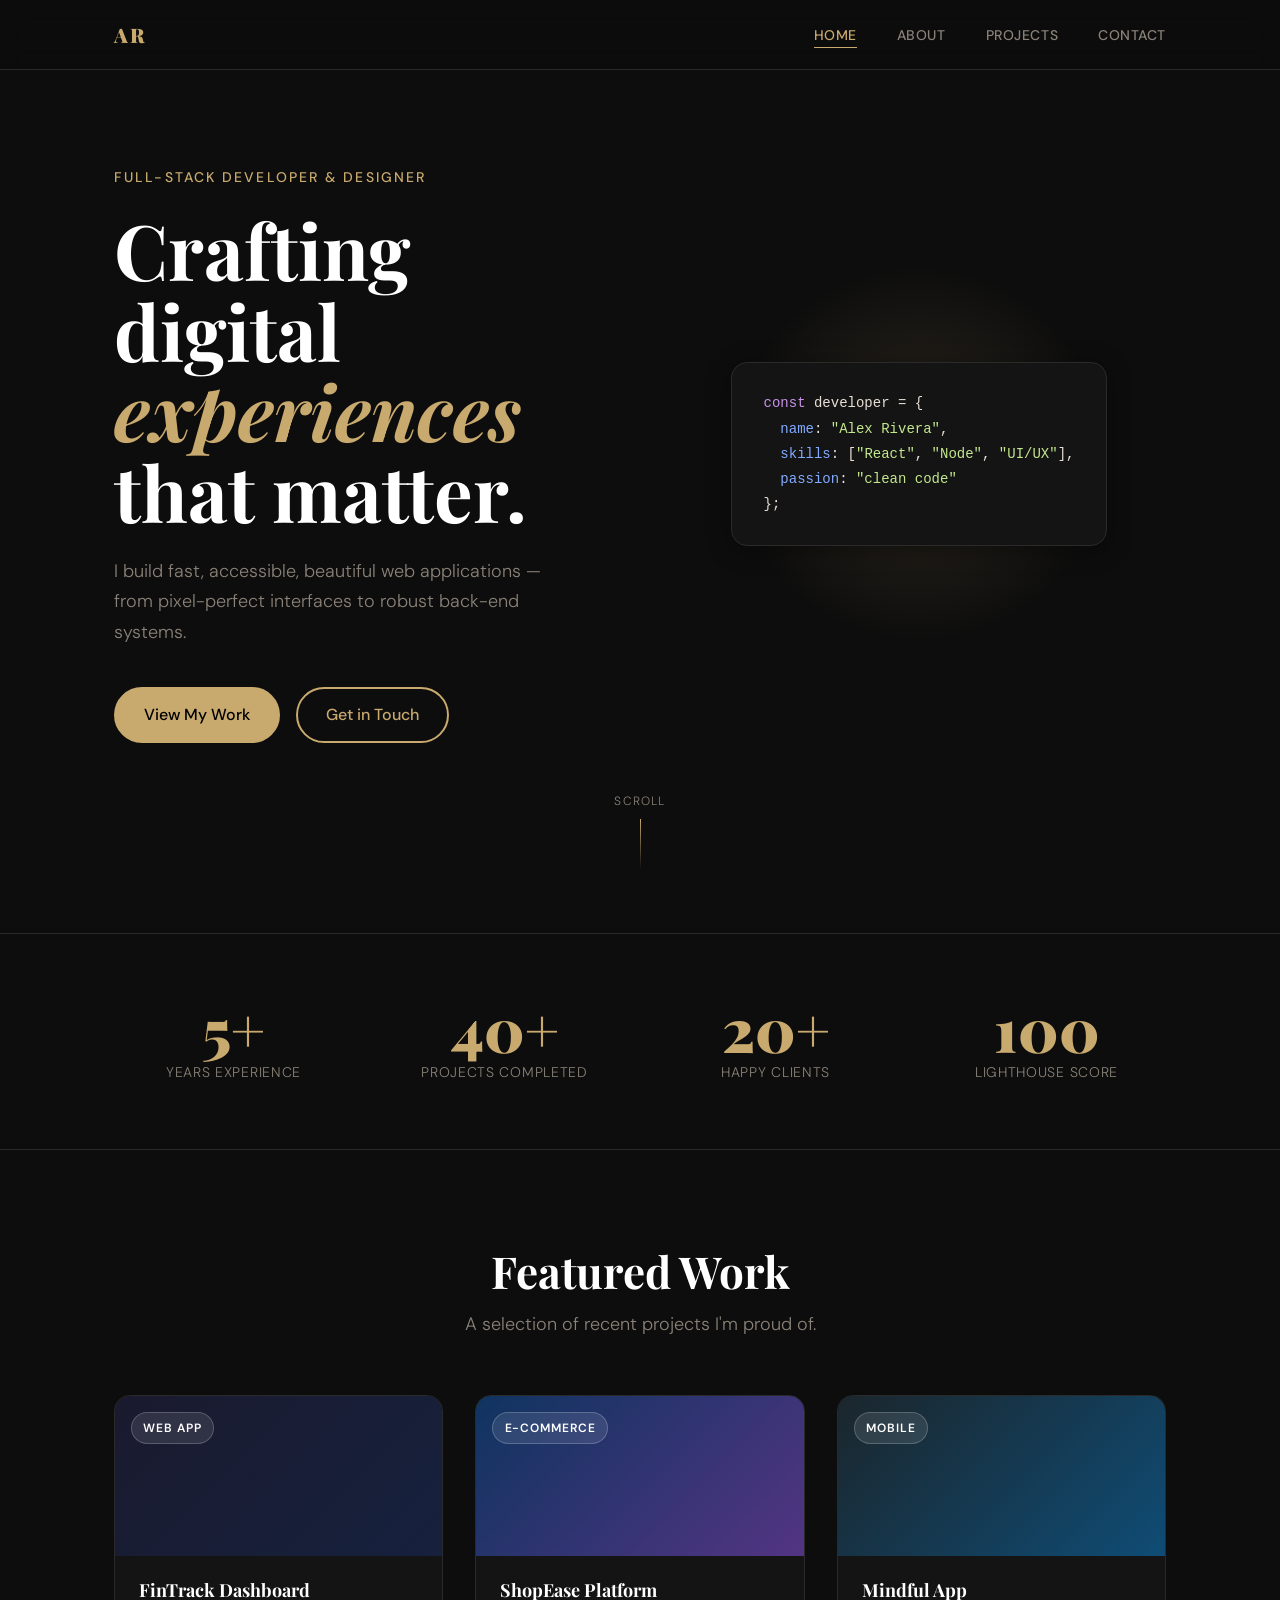
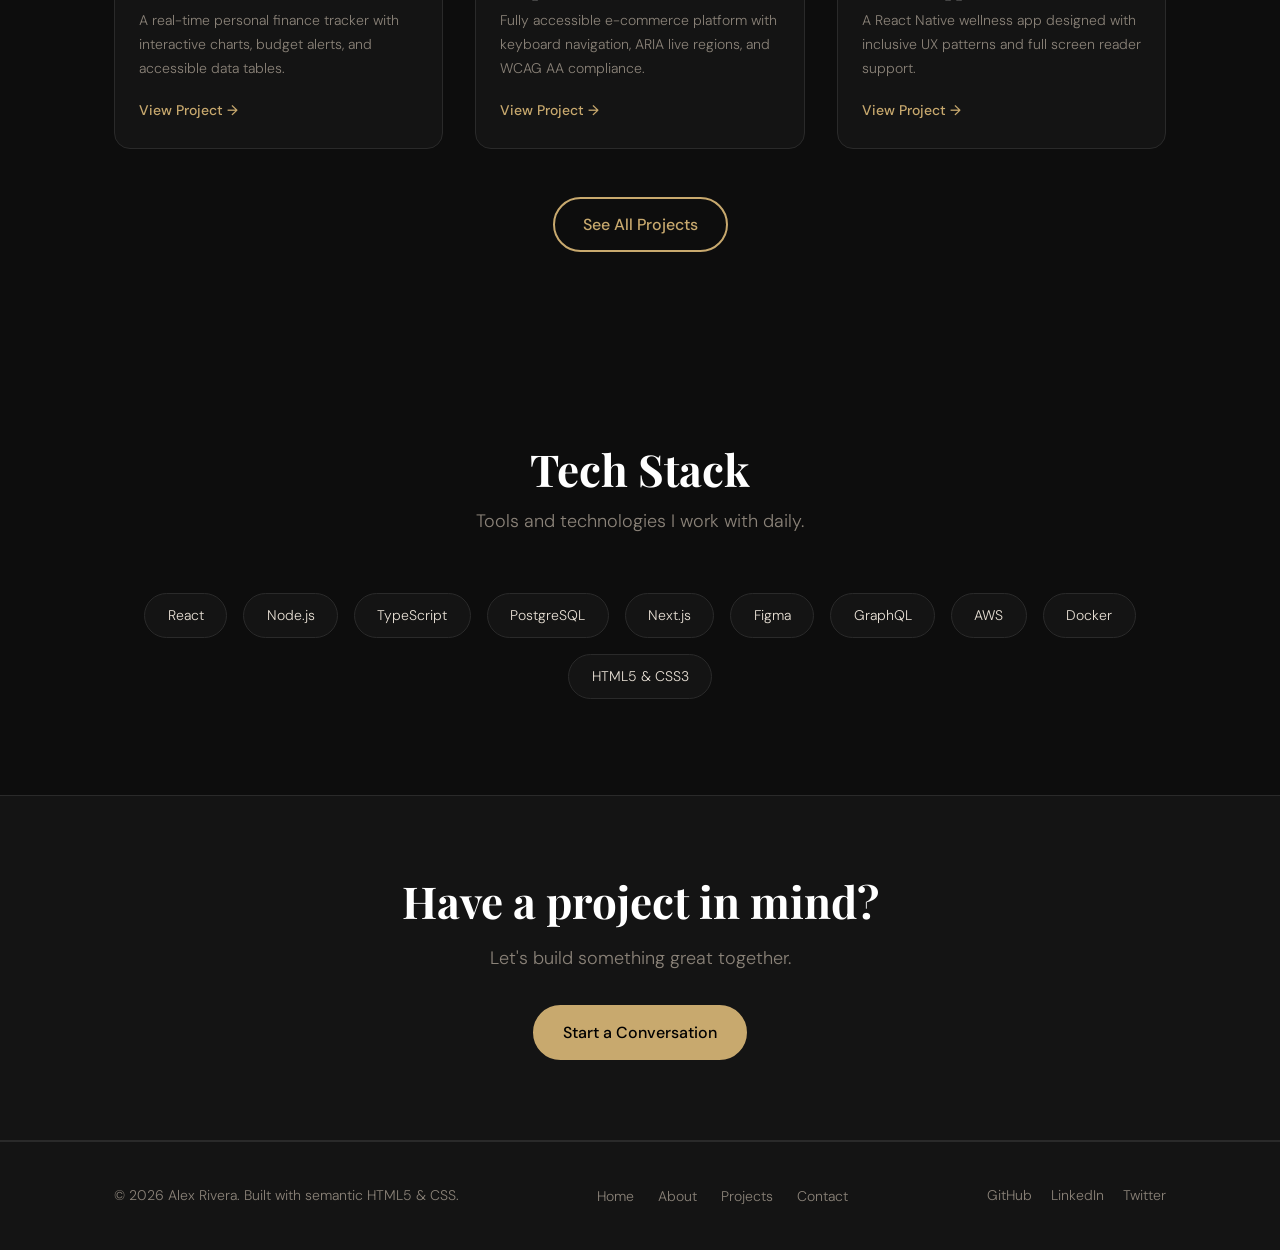
<file: index.html>
<!DOCTYPE html>
<html lang="en">
<head>
  <meta charset="UTF-8" />
  <meta name="viewport" content="width=device-width, initial-scale=1.0" />
  <meta name="description" content="Alex Rivera – Full-Stack Developer & UI/UX Designer crafting elegant digital experiences. View my portfolio, projects, and get in touch." />
  <meta name="keywords" content="full-stack developer, UI UX designer, web developer, portfolio, JavaScript, React, Node.js" />
  <meta name="author" content="Alex Rivera" />
  <meta name="robots" content="index, follow" />

  <!-- Open Graph -->
  <meta property="og:type" content="website" />
  <meta property="og:title" content="Alex Rivera | Full-Stack Developer & Designer" />
  <meta property="og:description" content="Crafting elegant digital experiences with clean code and thoughtful design." />
  <meta property="og:url" content="https://alexrivera.dev" />
  <meta property="og:image" content="https://alexrivera.dev/assets/og-image.jpg" />

  <!-- Twitter Card -->
  <meta name="twitter:card" content="summary_large_image" />
  <meta name="twitter:title" content="Alex Rivera | Full-Stack Developer & Designer" />
  <meta name="twitter:description" content="Crafting elegant digital experiences with clean code and thoughtful design." />

  <title>Alex Rivera | Full-Stack Developer & Designer</title>
  <link rel="canonical" href="https://alexrivera.dev/" />
  <link rel="preconnect" href="https://fonts.googleapis.com" />
  <link rel="preconnect" href="https://fonts.gstatic.com" crossorigin />
  <link href="https://fonts.googleapis.com/css2?family=Playfair+Display:wght@400;700;900&family=DM+Sans:wght@300;400;500&display=swap" rel="stylesheet" />
  <link rel="stylesheet" href="css/style.css" />
</head>
<body>

  <!-- Skip to main content link for keyboard/screen reader users -->
  <a href="#main-content" class="skip-link">Skip to main content</a>

  <!-- ========== HEADER / NAV ========== -->
  <header class="site-header" role="banner">
    <div class="container header-inner">
      <a href="index.html" class="logo" aria-label="Alex Rivera – Home">
        <span aria-hidden="true">AR</span>
      </a>

      <nav class="primary-nav" role="navigation" aria-label="Primary navigation">
        <ul role="list">
          <li><a href="index.html" aria-current="page">Home</a></li>
          <li><a href="pages/about.html">About</a></li>
          <li><a href="pages/projects.html">Projects</a></li>
          <li><a href="pages/contact.html">Contact</a></li>
        </ul>
      </nav>

      <button class="nav-toggle" aria-controls="mobile-menu" aria-expanded="false" aria-label="Open navigation menu">
        <span class="bar" aria-hidden="true"></span>
        <span class="bar" aria-hidden="true"></span>
        <span class="bar" aria-hidden="true"></span>
      </button>
    </div>

    <!-- Mobile menu -->
    <nav id="mobile-menu" class="mobile-nav" aria-label="Mobile navigation" aria-hidden="true">
      <ul role="list">
        <li><a href="index.html" aria-current="page">Home</a></li>
        <li><a href="pages/about.html">About</a></li>
        <li><a href="pages/projects.html">Projects</a></li>
        <li><a href="pages/contact.html">Contact</a></li>
      </ul>
    </nav>
  </header>

  <!-- ========== MAIN CONTENT ========== -->
  <main id="main-content" tabindex="-1">

    <!-- Hero Section -->
    <section class="hero" aria-labelledby="hero-heading">
      <div class="container hero-inner">
        <div class="hero-text">
          <p class="hero-eyebrow" aria-label="Role">Full-Stack Developer & Designer</p>
          <h1 id="hero-heading">
            Crafting digital<br />
            <em>experiences</em><br />
            that matter.
          </h1>
          <p class="hero-desc">
            I build fast, accessible, beautiful web applications — from pixel-perfect interfaces to robust back-end systems.
          </p>
          <div class="hero-actions">
            <a href="pages/projects.html" class="btn btn-primary">View My Work</a>
            <a href="pages/contact.html" class="btn btn-outline">Get in Touch</a>
          </div>
        </div>
        <div class="hero-visual" aria-hidden="true">
          <div class="blob"></div>
          <div class="code-card">
            <pre><code><span class="c-keyword">const</span> developer = {
  <span class="c-key">name</span>: <span class="c-str">"Alex Rivera"</span>,
  <span class="c-key">skills</span>: [<span class="c-str">"React"</span>, <span class="c-str">"Node"</span>, <span class="c-str">"UI/UX"</span>],
  <span class="c-key">passion</span>: <span class="c-str">"clean code"</span>
};</code></pre>
          </div>
        </div>
      </div>
      <div class="scroll-hint" aria-hidden="true">
        <span>scroll</span>
        <div class="scroll-line"></div>
      </div>
    </section>

    <!-- Stats Section -->
    <section class="stats-section" aria-label="Career highlights">
      <div class="container">
        <ul class="stats-list" role="list">
          <li class="stat-item">
            <strong class="stat-number" aria-label="5 years of experience">5+</strong>
            <span class="stat-label">Years Experience</span>
          </li>
          <li class="stat-item">
            <strong class="stat-number" aria-label="40 projects completed">40+</strong>
            <span class="stat-label">Projects Completed</span>
          </li>
          <li class="stat-item">
            <strong class="stat-number" aria-label="20 happy clients">20+</strong>
            <span class="stat-label">Happy Clients</span>
          </li>
          <li class="stat-item">
            <strong class="stat-number" aria-label="100 Lighthouse score">100</strong>
            <span class="stat-label">Lighthouse Score</span>
          </li>
        </ul>
      </div>
    </section>

    <!-- Featured Projects -->
    <section class="featured-projects" aria-labelledby="projects-heading">
      <div class="container">
        <header class="section-header">
          <h2 id="projects-heading">Featured Work</h2>
          <p>A selection of recent projects I'm proud of.</p>
        </header>

        <div class="projects-grid" role="list">

          <article class="project-card" role="listitem">
            <div class="project-img" aria-hidden="true" style="background: linear-gradient(135deg,#1a1a2e,#16213e);">
              <span class="project-tag">Web App</span>
            </div>
            <div class="project-info">
              <h3>FinTrack Dashboard</h3>
              <p>A real-time personal finance tracker with interactive charts, budget alerts, and accessible data tables.</p>
              <a href="pages/projects.html" class="project-link" aria-label="View FinTrack Dashboard project details">View Project →</a>
            </div>
          </article>

          <article class="project-card" role="listitem">
            <div class="project-img" aria-hidden="true" style="background: linear-gradient(135deg,#0f3460,#533483);">
              <span class="project-tag">E-Commerce</span>
            </div>
            <div class="project-info">
              <h3>ShopEase Platform</h3>
              <p>Fully accessible e-commerce platform with keyboard navigation, ARIA live regions, and WCAG AA compliance.</p>
              <a href="pages/projects.html" class="project-link" aria-label="View ShopEase Platform project details">View Project →</a>
            </div>
          </article>

          <article class="project-card" role="listitem">
            <div class="project-img" aria-hidden="true" style="background: linear-gradient(135deg,#1b262c,#0f4c75);">
              <span class="project-tag">Mobile</span>
            </div>
            <div class="project-info">
              <h3>Mindful App</h3>
              <p>A React Native wellness app designed with inclusive UX patterns and full screen reader support.</p>
              <a href="pages/projects.html" class="project-link" aria-label="View Mindful App project details">View Project →</a>
            </div>
          </article>

        </div>

        <div class="section-cta">
          <a href="pages/projects.html" class="btn btn-outline">See All Projects</a>
        </div>
      </div>
    </section>

    <!-- Skills Snapshot -->
    <section class="skills-section" aria-labelledby="skills-heading">
      <div class="container">
        <header class="section-header">
          <h2 id="skills-heading">Tech Stack</h2>
          <p>Tools and technologies I work with daily.</p>
        </header>
        <ul class="skills-grid" role="list" aria-label="Technology skills">
          <li class="skill-chip">React</li>
          <li class="skill-chip">Node.js</li>
          <li class="skill-chip">TypeScript</li>
          <li class="skill-chip">PostgreSQL</li>
          <li class="skill-chip">Next.js</li>
          <li class="skill-chip">Figma</li>
          <li class="skill-chip">GraphQL</li>
          <li class="skill-chip">AWS</li>
          <li class="skill-chip">Docker</li>
          <li class="skill-chip">HTML5 & CSS3</li>
        </ul>
      </div>
    </section>

    <!-- CTA Banner -->
    <section class="cta-banner" aria-labelledby="cta-heading">
      <div class="container cta-inner">
        <h2 id="cta-heading">Have a project in mind?</h2>
        <p>Let's build something great together.</p>
        <a href="pages/contact.html" class="btn btn-primary">Start a Conversation</a>
      </div>
    </section>

  </main>

  <!-- ========== FOOTER ========== -->
  <footer class="site-footer" role="contentinfo">
    <div class="container footer-inner">
      <p>&copy; <time datetime="2026">2026</time> Alex Rivera. Built with semantic HTML5 &amp; CSS.</p>
      <nav aria-label="Footer navigation">
        <ul role="list">
          <li><a href="index.html">Home</a></li>
          <li><a href="pages/about.html">About</a></li>
          <li><a href="pages/projects.html">Projects</a></li>
          <li><a href="pages/contact.html">Contact</a></li>
        </ul>
      </nav>
      <div class="social-links" aria-label="Social media links">
        <a href="https://github.com" target="_blank" rel="noopener noreferrer" aria-label="GitHub profile (opens in new tab)">GitHub</a>
        <a href="https://linkedin.com" target="_blank" rel="noopener noreferrer" aria-label="LinkedIn profile (opens in new tab)">LinkedIn</a>
        <a href="https://twitter.com" target="_blank" rel="noopener noreferrer" aria-label="Twitter profile (opens in new tab)">Twitter</a>
      </div>
    </div>
  </footer>

  <script src="js/main.js"></script>
</body>
</html>
</file>
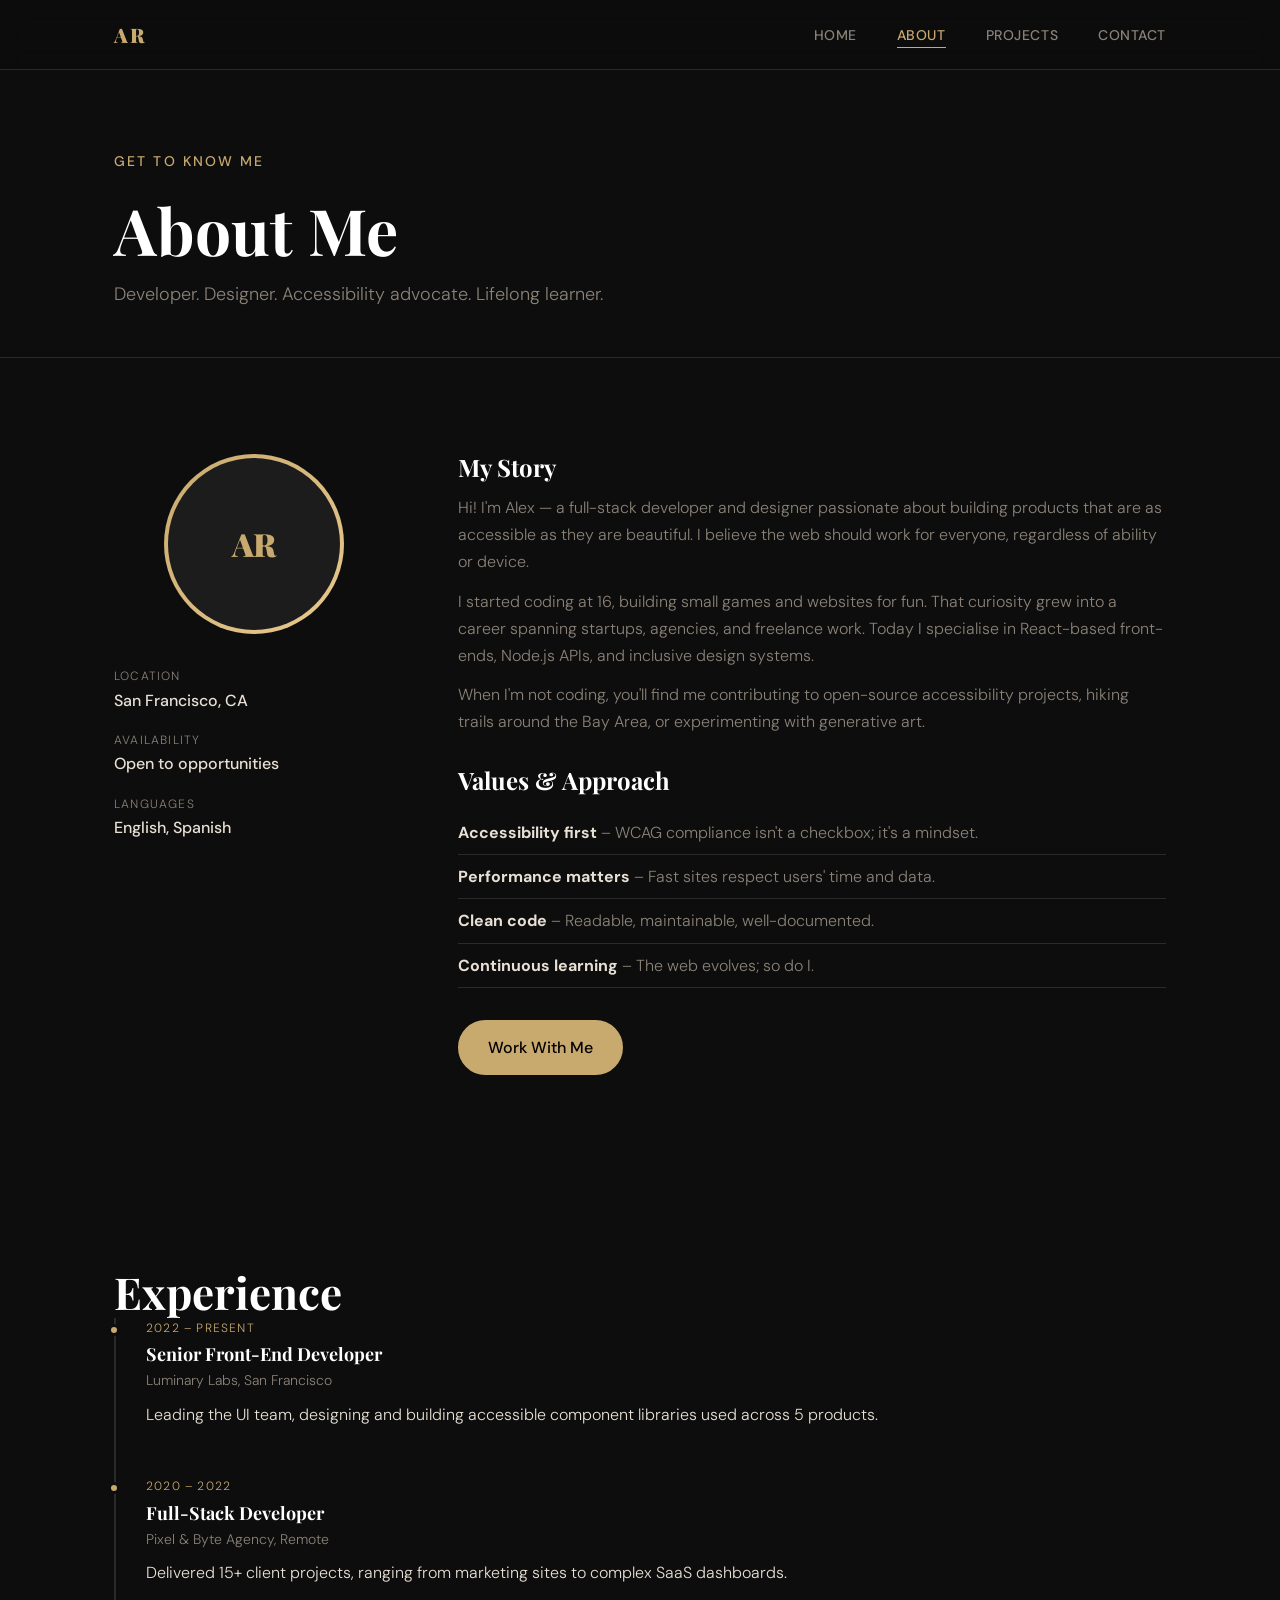
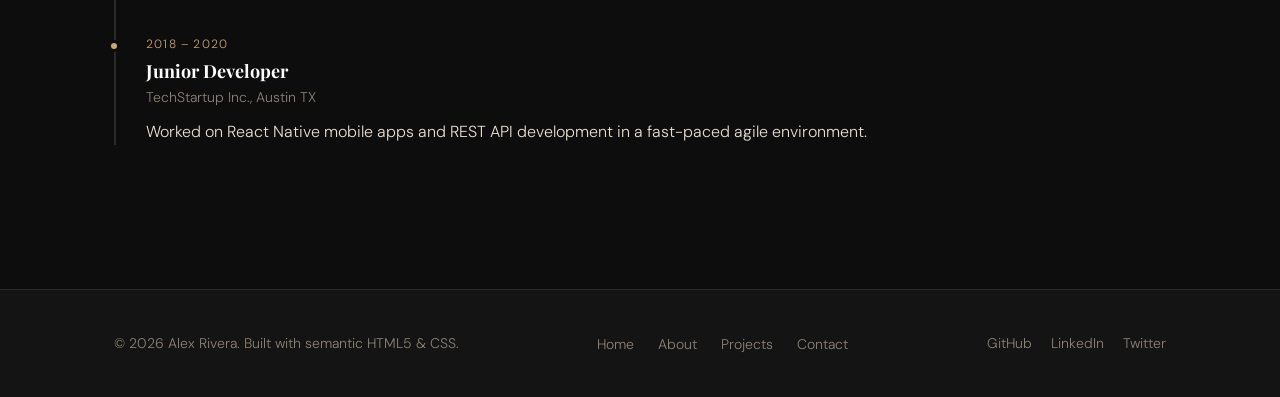
<file: pages/about.html>
<!DOCTYPE html>
<html lang="en">
<head>
  <meta charset="UTF-8" />
  <meta name="viewport" content="width=device-width, initial-scale=1.0" />
  <meta name="description" content="Learn about Alex Rivera – a Full-Stack Developer & UI/UX Designer with 5+ years of experience building accessible, high-performance web applications." />
  <meta name="keywords" content="Alex Rivera, about, full-stack developer, designer, web developer" />
  <meta name="author" content="Alex Rivera" />
  <meta name="robots" content="index, follow" />

  <meta property="og:type" content="profile" />
  <meta property="og:title" content="About Alex Rivera | Full-Stack Developer & Designer" />
  <meta property="og:description" content="Learn about Alex Rivera – developer, designer, and accessibility advocate." />
  <meta property="og:url" content="https://alexrivera.dev/pages/about.html" />

  <title>About | Alex Rivera</title>
  <link rel="canonical" href="https://alexrivera.dev/pages/about.html" />
  <link rel="preconnect" href="https://fonts.googleapis.com" />
  <link rel="preconnect" href="https://fonts.gstatic.com" crossorigin />
  <link href="https://fonts.googleapis.com/css2?family=Playfair+Display:wght@400;700;900&family=DM+Sans:wght@300;400;500&display=swap" rel="stylesheet" />
  <link rel="stylesheet" href="../css/style.css" />
</head>
<body>

  <a href="#main-content" class="skip-link">Skip to main content</a>

  <header class="site-header" role="banner">
    <div class="container header-inner">
      <a href="../index.html" class="logo" aria-label="Alex Rivera – Home"><span aria-hidden="true">AR</span></a>
      <nav class="primary-nav" role="navigation" aria-label="Primary navigation">
        <ul role="list">
          <li><a href="../index.html">Home</a></li>
          <li><a href="about.html" aria-current="page">About</a></li>
          <li><a href="projects.html">Projects</a></li>
          <li><a href="contact.html">Contact</a></li>
        </ul>
      </nav>
      <button class="nav-toggle" aria-controls="mobile-menu" aria-expanded="false" aria-label="Open navigation menu">
        <span class="bar" aria-hidden="true"></span>
        <span class="bar" aria-hidden="true"></span>
        <span class="bar" aria-hidden="true"></span>
      </button>
    </div>
    <nav id="mobile-menu" class="mobile-nav" aria-label="Mobile navigation" aria-hidden="true">
      <ul role="list">
        <li><a href="../index.html">Home</a></li>
        <li><a href="about.html" aria-current="page">About</a></li>
        <li><a href="projects.html">Projects</a></li>
        <li><a href="contact.html">Contact</a></li>
      </ul>
    </nav>
  </header>

  <main id="main-content" tabindex="-1">

    <section class="page-hero" aria-labelledby="about-heading">
      <div class="container">
        <p class="hero-eyebrow">Get to know me</p>
        <h1 id="about-heading">About Me</h1>
        <p class="page-hero-desc">Developer. Designer. Accessibility advocate. Lifelong learner.</p>
      </div>
    </section>

    <section class="about-section" aria-labelledby="story-heading">
      <div class="container about-grid">
        <aside class="about-visual" aria-label="Profile illustration">
          <div class="avatar-frame" aria-hidden="true">
            <div class="avatar-inner">
              <span>AR</span>
            </div>
          </div>
          <dl class="quick-facts" aria-label="Quick facts about Alex Rivera">
            <dt>Location</dt>
            <dd>San Francisco, CA</dd>
            <dt>Availability</dt>
            <dd>Open to opportunities</dd>
            <dt>Languages</dt>
            <dd>English, Spanish</dd>
          </dl>
        </aside>

        <div class="about-content">
          <h2 id="story-heading">My Story</h2>
          <p>Hi! I'm Alex — a full-stack developer and designer passionate about building products that are as accessible as they are beautiful. I believe the web should work for everyone, regardless of ability or device.</p>
          <p>I started coding at 16, building small games and websites for fun. That curiosity grew into a career spanning startups, agencies, and freelance work. Today I specialise in React-based front-ends, Node.js APIs, and inclusive design systems.</p>
          <p>When I'm not coding, you'll find me contributing to open-source accessibility projects, hiking trails around the Bay Area, or experimenting with generative art.</p>

          <h2>Values & Approach</h2>
          <ul class="values-list" role="list">
            <li><strong>Accessibility first</strong> – WCAG compliance isn't a checkbox; it's a mindset.</li>
            <li><strong>Performance matters</strong> – Fast sites respect users' time and data.</li>
            <li><strong>Clean code</strong> – Readable, maintainable, well-documented.</li>
            <li><strong>Continuous learning</strong> – The web evolves; so do I.</li>
          </ul>

          <a href="contact.html" class="btn btn-primary">Work With Me</a>
        </div>
      </div>
    </section>

    <section class="timeline-section" aria-labelledby="experience-heading">
      <div class="container">
        <h2 id="experience-heading">Experience</h2>
        <ol class="timeline" aria-label="Work experience timeline">
          <li class="timeline-item">
            <time class="timeline-date" datetime="2022">2022 – Present</time>
            <div class="timeline-content">
              <h3>Senior Front-End Developer</h3>
              <p class="timeline-company">Luminary Labs, San Francisco</p>
              <p>Leading the UI team, designing and building accessible component libraries used across 5 products.</p>
            </div>
          </li>
          <li class="timeline-item">
            <time class="timeline-date" datetime="2020">2020 – 2022</time>
            <div class="timeline-content">
              <h3>Full-Stack Developer</h3>
              <p class="timeline-company">Pixel & Byte Agency, Remote</p>
              <p>Delivered 15+ client projects, ranging from marketing sites to complex SaaS dashboards.</p>
            </div>
          </li>
          <li class="timeline-item">
            <time class="timeline-date" datetime="2018">2018 – 2020</time>
            <div class="timeline-content">
              <h3>Junior Developer</h3>
              <p class="timeline-company">TechStartup Inc., Austin TX</p>
              <p>Worked on React Native mobile apps and REST API development in a fast-paced agile environment.</p>
            </div>
          </li>
        </ol>
      </div>
    </section>

  </main>

  <footer class="site-footer" role="contentinfo">
    <div class="container footer-inner">
      <p>&copy; <time datetime="2026">2026</time> Alex Rivera. Built with semantic HTML5 &amp; CSS.</p>
      <nav aria-label="Footer navigation">
        <ul role="list">
          <li><a href="../index.html">Home</a></li>
          <li><a href="about.html">About</a></li>
          <li><a href="projects.html">Projects</a></li>
          <li><a href="contact.html">Contact</a></li>
        </ul>
      </nav>
      <div class="social-links" aria-label="Social media links">
        <a href="https://github.com" target="_blank" rel="noopener noreferrer" aria-label="GitHub profile (opens in new tab)">GitHub</a>
        <a href="https://linkedin.com" target="_blank" rel="noopener noreferrer" aria-label="LinkedIn profile (opens in new tab)">LinkedIn</a>
        <a href="https://twitter.com" target="_blank" rel="noopener noreferrer" aria-label="Twitter profile (opens in new tab)">Twitter</a>
      </div>
    </div>
  </footer>

  <script src="../js/main.js"></script>
</body>
</html>
</file>
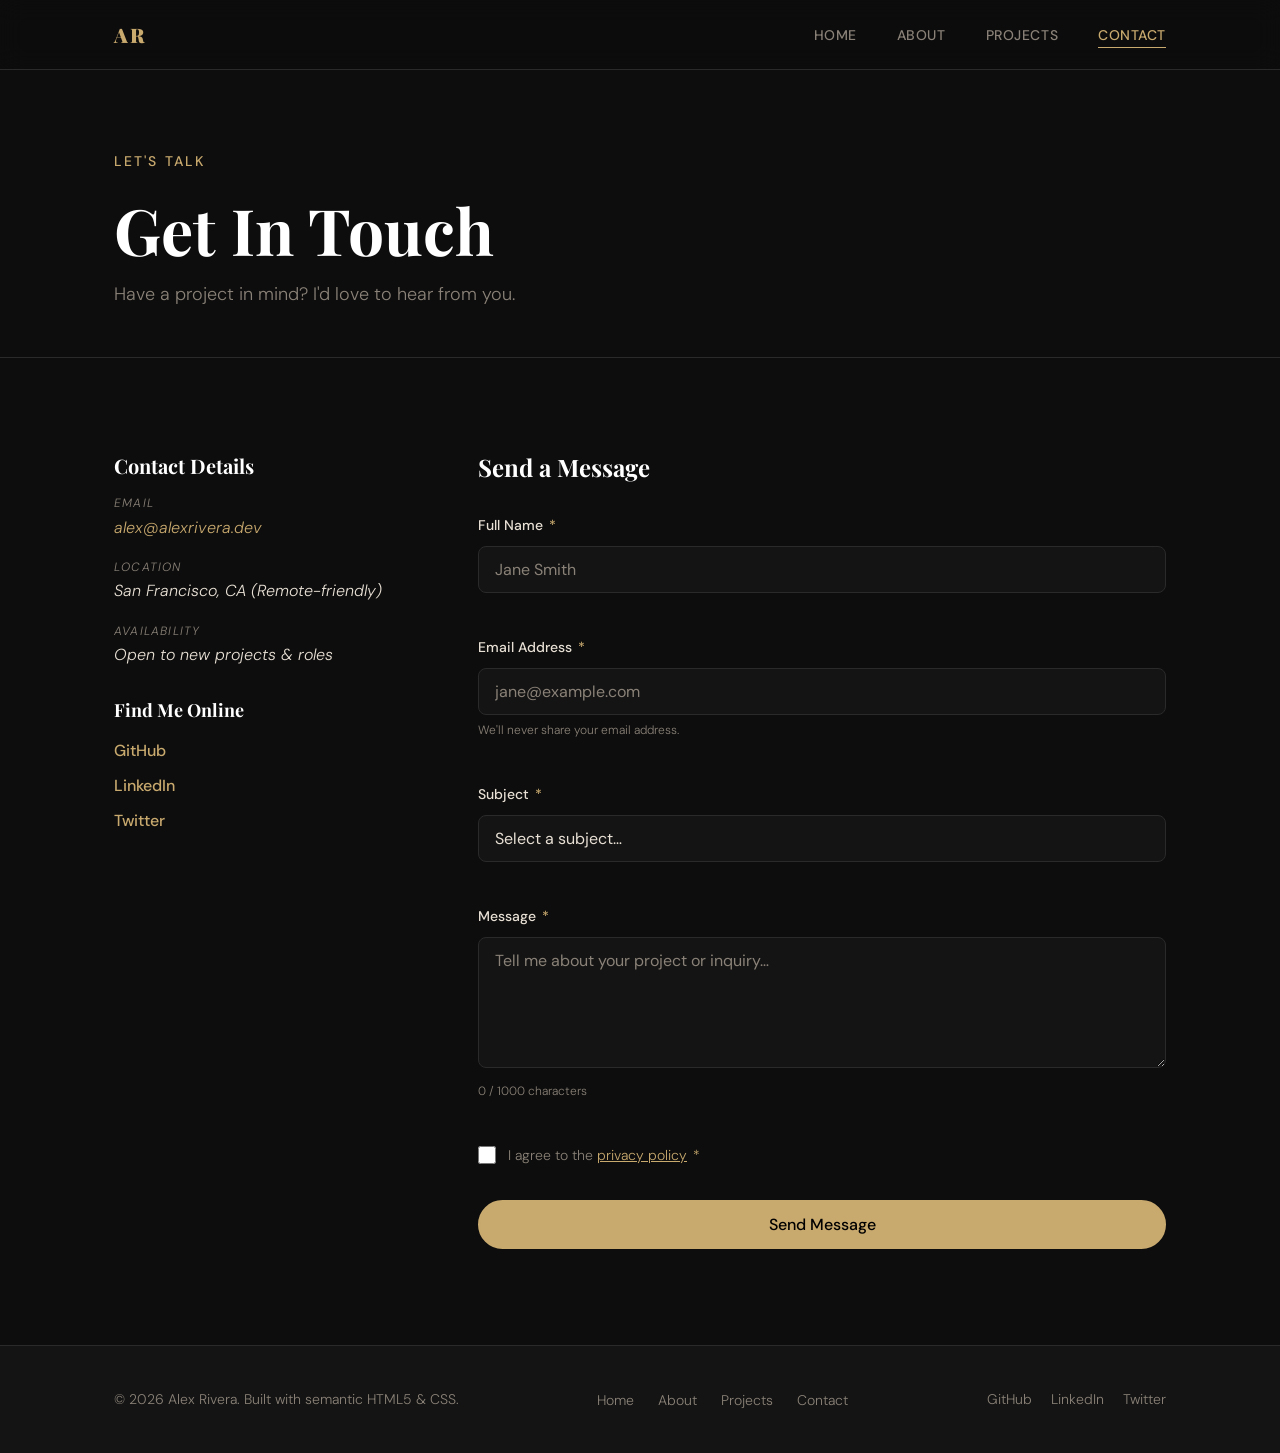
<file: pages/contact.html>
<!DOCTYPE html>
<html lang="en">
<head>
  <meta charset="UTF-8" />
  <meta name="viewport" content="width=device-width, initial-scale=1.0" />
  <meta name="description" content="Get in touch with Alex Rivera – Full-Stack Developer & Designer. Available for freelance projects, collaborations, and full-time opportunities." />
  <meta name="keywords" content="contact Alex Rivera, hire developer, freelance web developer, get in touch" />
  <meta name="author" content="Alex Rivera" />
  <meta name="robots" content="index, follow" />

  <meta property="og:type" content="website" />
  <meta property="og:title" content="Contact Alex Rivera | Full-Stack Developer & Designer" />
  <meta property="og:description" content="Available for freelance projects, collaborations, and full-time opportunities." />
  <meta property="og:url" content="https://alexrivera.dev/pages/contact.html" />

  <title>Contact | Alex Rivera</title>
  <link rel="canonical" href="https://alexrivera.dev/pages/contact.html" />
  <link rel="preconnect" href="https://fonts.googleapis.com" />
  <link rel="preconnect" href="https://fonts.gstatic.com" crossorigin />
  <link href="https://fonts.googleapis.com/css2?family=Playfair+Display:wght@400;700;900&family=DM+Sans:wght@300;400;500&display=swap" rel="stylesheet" />
  <link rel="stylesheet" href="../css/style.css" />
</head>
<body>

  <a href="#main-content" class="skip-link">Skip to main content</a>

  <header class="site-header" role="banner">
    <div class="container header-inner">
      <a href="../index.html" class="logo" aria-label="Alex Rivera – Home"><span aria-hidden="true">AR</span></a>
      <nav class="primary-nav" role="navigation" aria-label="Primary navigation">
        <ul role="list">
          <li><a href="../index.html">Home</a></li>
          <li><a href="about.html">About</a></li>
          <li><a href="projects.html">Projects</a></li>
          <li><a href="contact.html" aria-current="page">Contact</a></li>
        </ul>
      </nav>
      <button class="nav-toggle" aria-controls="mobile-menu" aria-expanded="false" aria-label="Open navigation menu">
        <span class="bar" aria-hidden="true"></span>
        <span class="bar" aria-hidden="true"></span>
        <span class="bar" aria-hidden="true"></span>
      </button>
    </div>
    <nav id="mobile-menu" class="mobile-nav" aria-label="Mobile navigation" aria-hidden="true">
      <ul role="list">
        <li><a href="../index.html">Home</a></li>
        <li><a href="about.html">About</a></li>
        <li><a href="projects.html">Projects</a></li>
        <li><a href="contact.html" aria-current="page">Contact</a></li>
      </ul>
    </nav>
  </header>

  <main id="main-content" tabindex="-1">

    <section class="page-hero" aria-labelledby="contact-heading">
      <div class="container">
        <p class="hero-eyebrow">Let's Talk</p>
        <h1 id="contact-heading">Get In Touch</h1>
        <p class="page-hero-desc">Have a project in mind? I'd love to hear from you.</p>
      </div>
    </section>

    <section class="contact-section" aria-labelledby="contact-form-heading">
      <div class="container contact-grid">

        <!-- Contact Info -->
        <aside class="contact-info" aria-label="Contact information">
          <h2 id="contact-info-heading">Contact Details</h2>
          <address>
            <dl class="contact-list" aria-label="Ways to contact Alex Rivera">
              <dt>Email</dt>
              <dd><a href="mailto:alex@alexrivera.dev" aria-label="Send email to alex@alexrivera.dev">alex@alexrivera.dev</a></dd>
              <dt>Location</dt>
              <dd>San Francisco, CA (Remote-friendly)</dd>
              <dt>Availability</dt>
              <dd>Open to new projects &amp; roles</dd>
            </dl>
          </address>

          <h3>Find Me Online</h3>
          <ul class="social-contact" role="list" aria-label="Social media profiles">
            <li><a href="https://github.com" target="_blank" rel="noopener noreferrer" aria-label="Visit GitHub profile (opens in new tab)">GitHub</a></li>
            <li><a href="https://linkedin.com" target="_blank" rel="noopener noreferrer" aria-label="Visit LinkedIn profile (opens in new tab)">LinkedIn</a></li>
            <li><a href="https://twitter.com" target="_blank" rel="noopener noreferrer" aria-label="Visit Twitter profile (opens in new tab)">Twitter</a></li>
          </ul>
        </aside>

        <!-- Contact Form -->
        <div class="contact-form-wrapper">
          <h2 id="contact-form-heading">Send a Message</h2>

          <!-- Success message (hidden by default, shown via JS) -->
          <div
            id="form-success"
            class="form-success"
            role="alert"
            aria-live="polite"
            aria-atomic="true"
            hidden
          >
            <strong>Message sent!</strong> Thank you — I'll get back to you within 24 hours.
          </div>

          <!-- Error message (hidden by default, shown via JS) -->
          <div
            id="form-error-summary"
            class="form-error-summary"
            role="alert"
            aria-live="assertive"
            aria-atomic="true"
            hidden
            tabindex="-1"
          >
            <strong>Please fix the following errors:</strong>
            <ul id="error-list" aria-label="Form errors"></ul>
          </div>

          <form
            id="contact-form"
            class="contact-form"
            novalidate
            aria-labelledby="contact-form-heading"
          >
            <!-- Name Field -->
            <div class="form-group">
              <label for="name" class="form-label">
                Full Name <span class="required" aria-hidden="true">*</span>
                <span class="sr-only">(required)</span>
              </label>
              <input
                type="text"
                id="name"
                name="name"
                class="form-control"
                autocomplete="name"
                required
                aria-required="true"
                aria-describedby="name-error"
                placeholder="Jane Smith"
              />
              <span id="name-error" class="field-error" role="alert" aria-live="polite"></span>
            </div>

            <!-- Email Field -->
            <div class="form-group">
              <label for="email" class="form-label">
                Email Address <span class="required" aria-hidden="true">*</span>
                <span class="sr-only">(required)</span>
              </label>
              <input
                type="email"
                id="email"
                name="email"
                class="form-control"
                autocomplete="email"
                required
                aria-required="true"
                aria-describedby="email-error email-hint"
                placeholder="jane@example.com"
              />
              <span id="email-hint" class="field-hint">We'll never share your email address.</span>
              <span id="email-error" class="field-error" role="alert" aria-live="polite"></span>
            </div>

            <!-- Subject Field -->
            <div class="form-group">
              <label for="subject" class="form-label">
                Subject <span class="required" aria-hidden="true">*</span>
                <span class="sr-only">(required)</span>
              </label>
              <select
                id="subject"
                name="subject"
                class="form-control"
                required
                aria-required="true"
                aria-describedby="subject-error"
              >
                <option value="" disabled selected>Select a subject…</option>
                <option value="freelance">Freelance Project</option>
                <option value="fulltime">Full-Time Opportunity</option>
                <option value="collaboration">Collaboration</option>
                <option value="other">Other</option>
              </select>
              <span id="subject-error" class="field-error" role="alert" aria-live="polite"></span>
            </div>

            <!-- Message Field -->
            <div class="form-group">
              <label for="message" class="form-label">
                Message <span class="required" aria-hidden="true">*</span>
                <span class="sr-only">(required)</span>
              </label>
              <textarea
                id="message"
                name="message"
                class="form-control"
                rows="5"
                required
                aria-required="true"
                aria-describedby="message-error message-hint"
                placeholder="Tell me about your project or inquiry…"
              ></textarea>
              <span id="message-hint" class="field-hint">
                <span id="char-count" aria-live="polite" aria-atomic="true">0</span> / 1000 characters
              </span>
              <span id="message-error" class="field-error" role="alert" aria-live="polite"></span>
            </div>

            <!-- Consent Checkbox -->
            <div class="form-group form-group--checkbox">
              <input
                type="checkbox"
                id="consent"
                name="consent"
                required
                aria-required="true"
                aria-describedby="consent-error"
              />
              <label for="consent" class="checkbox-label">
                I agree to the <a href="#" aria-label="Privacy policy (opens modal)">privacy policy</a>
                <span class="required" aria-hidden="true">*</span>
                <span class="sr-only">(required)</span>
              </label>
              <span id="consent-error" class="field-error" role="alert" aria-live="polite"></span>
            </div>

            <!-- Submit -->
            <button
              type="submit"
              class="btn btn-primary btn-submit"
              aria-label="Submit contact form"
            >
              Send Message
            </button>
          </form>
        </div>

      </div>
    </section>

  </main>

  <footer class="site-footer" role="contentinfo">
    <div class="container footer-inner">
      <p>&copy; <time datetime="2026">2026</time> Alex Rivera. Built with semantic HTML5 &amp; CSS.</p>
      <nav aria-label="Footer navigation">
        <ul role="list">
          <li><a href="../index.html">Home</a></li>
          <li><a href="about.html">About</a></li>
          <li><a href="projects.html">Projects</a></li>
          <li><a href="contact.html">Contact</a></li>
        </ul>
      </nav>
      <div class="social-links" aria-label="Social media links">
        <a href="https://github.com" target="_blank" rel="noopener noreferrer" aria-label="GitHub profile (opens in new tab)">GitHub</a>
        <a href="https://linkedin.com" target="_blank" rel="noopener noreferrer" aria-label="LinkedIn profile (opens in new tab)">LinkedIn</a>
        <a href="https://twitter.com" target="_blank" rel="noopener noreferrer" aria-label="Twitter profile (opens in new tab)">Twitter</a>
      </div>
    </div>
  </footer>

  <script src="../js/main.js"></script>
</body>
</html>
</file>
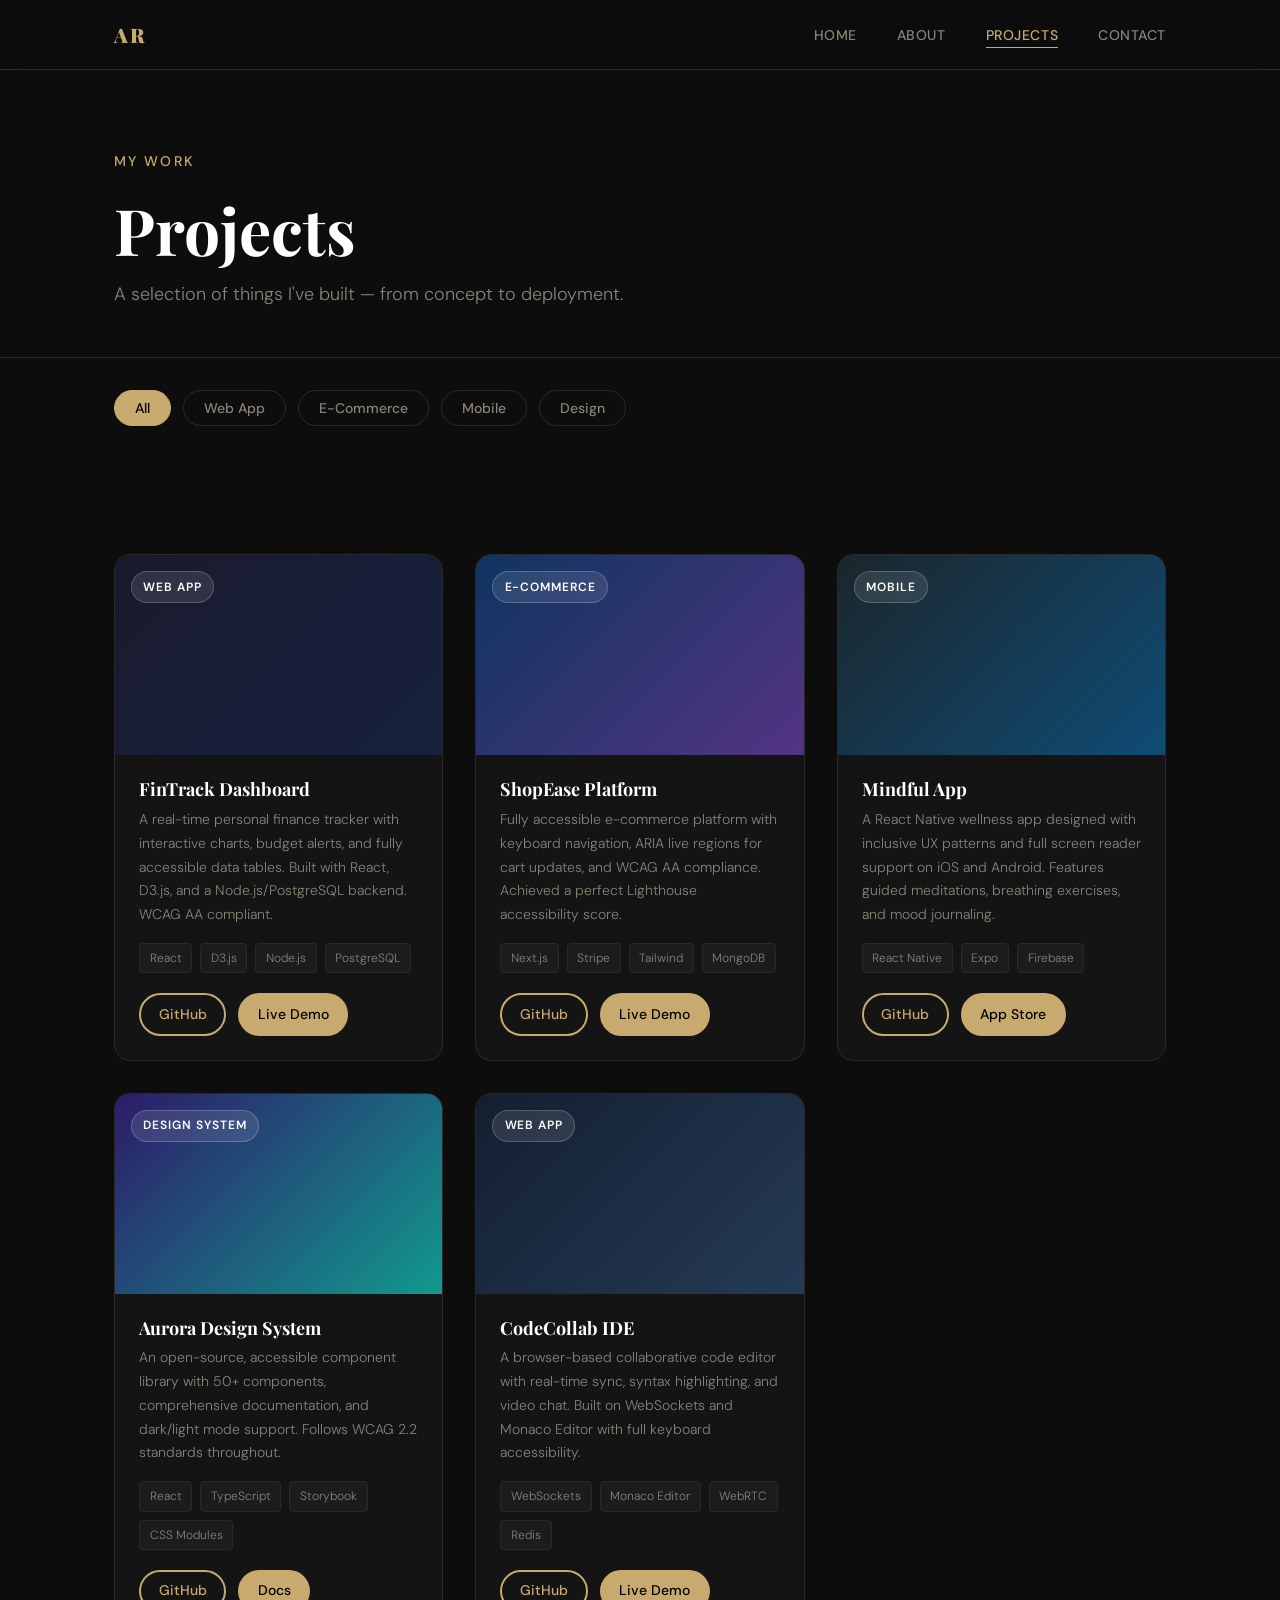
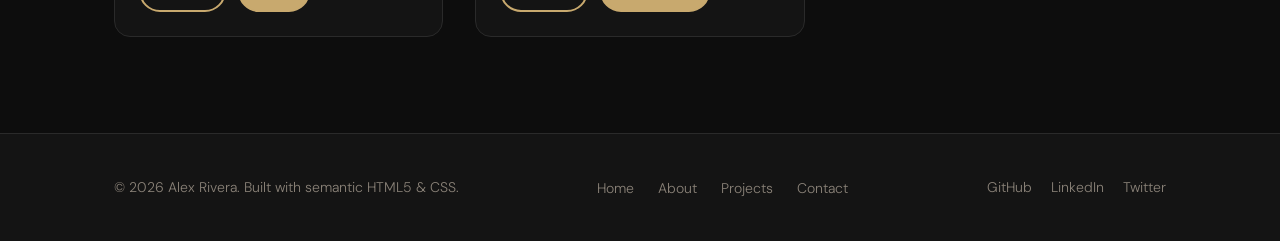
<file: pages/projects.html>
<!DOCTYPE html>
<html lang="en">
<head>
  <meta charset="UTF-8" />
  <meta name="viewport" content="width=device-width, initial-scale=1.0" />
  <meta name="description" content="Explore Alex Rivera's portfolio of full-stack development and UI/UX design projects, including web apps, e-commerce platforms, and mobile applications." />
  <meta name="keywords" content="portfolio projects, web development, React, Node.js, UI UX design, case studies" />
  <meta name="author" content="Alex Rivera" />
  <meta name="robots" content="index, follow" />

  <meta property="og:type" content="website" />
  <meta property="og:title" content="Projects | Alex Rivera" />
  <meta property="og:description" content="A showcase of full-stack development and design projects by Alex Rivera." />
  <meta property="og:url" content="https://alexrivera.dev/pages/projects.html" />

  <title>Projects | Alex Rivera</title>
  <link rel="canonical" href="https://alexrivera.dev/pages/projects.html" />
  <link rel="preconnect" href="https://fonts.googleapis.com" />
  <link rel="preconnect" href="https://fonts.gstatic.com" crossorigin />
  <link href="https://fonts.googleapis.com/css2?family=Playfair+Display:wght@400;700;900&family=DM+Sans:wght@300;400;500&display=swap" rel="stylesheet" />
  <link rel="stylesheet" href="../css/style.css" />
</head>
<body>

  <a href="#main-content" class="skip-link">Skip to main content</a>

  <header class="site-header" role="banner">
    <div class="container header-inner">
      <a href="../index.html" class="logo" aria-label="Alex Rivera – Home"><span aria-hidden="true">AR</span></a>
      <nav class="primary-nav" role="navigation" aria-label="Primary navigation">
        <ul role="list">
          <li><a href="../index.html">Home</a></li>
          <li><a href="about.html">About</a></li>
          <li><a href="projects.html" aria-current="page">Projects</a></li>
          <li><a href="contact.html">Contact</a></li>
        </ul>
      </nav>
      <button class="nav-toggle" aria-controls="mobile-menu" aria-expanded="false" aria-label="Open navigation menu">
        <span class="bar" aria-hidden="true"></span>
        <span class="bar" aria-hidden="true"></span>
        <span class="bar" aria-hidden="true"></span>
      </button>
    </div>
    <nav id="mobile-menu" class="mobile-nav" aria-label="Mobile navigation" aria-hidden="true">
      <ul role="list">
        <li><a href="../index.html">Home</a></li>
        <li><a href="about.html">About</a></li>
        <li><a href="projects.html" aria-current="page">Projects</a></li>
        <li><a href="contact.html">Contact</a></li>
      </ul>
    </nav>
  </header>

  <main id="main-content" tabindex="-1">

    <section class="page-hero" aria-labelledby="projects-heading">
      <div class="container">
        <p class="hero-eyebrow">My Work</p>
        <h1 id="projects-heading">Projects</h1>
        <p class="page-hero-desc">A selection of things I've built — from concept to deployment.</p>
      </div>
    </section>

    <!-- Filter Controls -->
    <section class="filter-section" aria-labelledby="filter-heading">
      <div class="container">
        <h2 id="filter-heading" class="sr-only">Filter Projects</h2>
        <div class="filter-controls" role="group" aria-label="Filter projects by category">
          <button class="filter-btn active" data-filter="all" aria-pressed="true">All</button>
          <button class="filter-btn" data-filter="web" aria-pressed="false">Web App</button>
          <button class="filter-btn" data-filter="ecommerce" aria-pressed="false">E-Commerce</button>
          <button class="filter-btn" data-filter="mobile" aria-pressed="false">Mobile</button>
          <button class="filter-btn" data-filter="design" aria-pressed="false">Design</button>
        </div>
      </div>
    </section>

    <!-- Projects Grid -->
    <section class="projects-full" aria-labelledby="all-projects-heading">
      <div class="container">
        <h2 id="all-projects-heading" class="sr-only">All Projects</h2>
        <div class="projects-grid projects-grid--full" role="list" id="projects-list" aria-live="polite" aria-label="Projects list">

          <article class="project-card project-card--full" role="listitem" data-category="web">
            <div class="project-img project-img--large" aria-hidden="true" style="background: linear-gradient(135deg,#1a1a2e,#16213e);">
              <span class="project-tag">Web App</span>
            </div>
            <div class="project-info">
              <h3>FinTrack Dashboard</h3>
              <p>A real-time personal finance tracker with interactive charts, budget alerts, and fully accessible data tables. Built with React, D3.js, and a Node.js/PostgreSQL backend. WCAG AA compliant.</p>
              <ul class="tech-stack" aria-label="Technologies used">
                <li>React</li><li>D3.js</li><li>Node.js</li><li>PostgreSQL</li>
              </ul>
              <div class="project-links">
                <a href="https://github.com" target="_blank" rel="noopener noreferrer" class="btn btn-outline btn-sm" aria-label="View FinTrack source code on GitHub (opens in new tab)">GitHub</a>
                <a href="#" class="btn btn-primary btn-sm" aria-label="View FinTrack live demo">Live Demo</a>
              </div>
            </div>
          </article>

          <article class="project-card project-card--full" role="listitem" data-category="ecommerce">
            <div class="project-img project-img--large" aria-hidden="true" style="background: linear-gradient(135deg,#0f3460,#533483);">
              <span class="project-tag">E-Commerce</span>
            </div>
            <div class="project-info">
              <h3>ShopEase Platform</h3>
              <p>Fully accessible e-commerce platform with keyboard navigation, ARIA live regions for cart updates, and WCAG AA compliance. Achieved a perfect Lighthouse accessibility score.</p>
              <ul class="tech-stack" aria-label="Technologies used">
                <li>Next.js</li><li>Stripe</li><li>Tailwind</li><li>MongoDB</li>
              </ul>
              <div class="project-links">
                <a href="https://github.com" target="_blank" rel="noopener noreferrer" class="btn btn-outline btn-sm" aria-label="View ShopEase source code on GitHub (opens in new tab)">GitHub</a>
                <a href="#" class="btn btn-primary btn-sm" aria-label="View ShopEase live demo">Live Demo</a>
              </div>
            </div>
          </article>

          <article class="project-card project-card--full" role="listitem" data-category="mobile">
            <div class="project-img project-img--large" aria-hidden="true" style="background: linear-gradient(135deg,#1b262c,#0f4c75);">
              <span class="project-tag">Mobile</span>
            </div>
            <div class="project-info">
              <h3>Mindful App</h3>
              <p>A React Native wellness app designed with inclusive UX patterns and full screen reader support on iOS and Android. Features guided meditations, breathing exercises, and mood journaling.</p>
              <ul class="tech-stack" aria-label="Technologies used">
                <li>React Native</li><li>Expo</li><li>Firebase</li>
              </ul>
              <div class="project-links">
                <a href="https://github.com" target="_blank" rel="noopener noreferrer" class="btn btn-outline btn-sm" aria-label="View Mindful App source code on GitHub (opens in new tab)">GitHub</a>
                <a href="#" class="btn btn-primary btn-sm" aria-label="View Mindful App store page">App Store</a>
              </div>
            </div>
          </article>

          <article class="project-card project-card--full" role="listitem" data-category="design">
            <div class="project-img project-img--large" aria-hidden="true" style="background: linear-gradient(135deg,#2d1b69,#11998e);">
              <span class="project-tag">Design System</span>
            </div>
            <div class="project-info">
              <h3>Aurora Design System</h3>
              <p>An open-source, accessible component library with 50+ components, comprehensive documentation, and dark/light mode support. Follows WCAG 2.2 standards throughout.</p>
              <ul class="tech-stack" aria-label="Technologies used">
                <li>React</li><li>TypeScript</li><li>Storybook</li><li>CSS Modules</li>
              </ul>
              <div class="project-links">
                <a href="https://github.com" target="_blank" rel="noopener noreferrer" class="btn btn-outline btn-sm" aria-label="View Aurora Design System on GitHub (opens in new tab)">GitHub</a>
                <a href="#" class="btn btn-primary btn-sm" aria-label="View Aurora Design System documentation">Docs</a>
              </div>
            </div>
          </article>

          <article class="project-card project-card--full" role="listitem" data-category="web">
            <div class="project-img project-img--large" aria-hidden="true" style="background: linear-gradient(135deg,#141e30,#243b55);">
              <span class="project-tag">Web App</span>
            </div>
            <div class="project-info">
              <h3>CodeCollab IDE</h3>
              <p>A browser-based collaborative code editor with real-time sync, syntax highlighting, and video chat. Built on WebSockets and Monaco Editor with full keyboard accessibility.</p>
              <ul class="tech-stack" aria-label="Technologies used">
                <li>WebSockets</li><li>Monaco Editor</li><li>WebRTC</li><li>Redis</li>
              </ul>
              <div class="project-links">
                <a href="https://github.com" target="_blank" rel="noopener noreferrer" class="btn btn-outline btn-sm" aria-label="View CodeCollab source code on GitHub (opens in new tab)">GitHub</a>
                <a href="#" class="btn btn-primary btn-sm" aria-label="View CodeCollab live demo">Live Demo</a>
              </div>
            </div>
          </article>

        </div>
      </div>
    </section>

  </main>

  <footer class="site-footer" role="contentinfo">
    <div class="container footer-inner">
      <p>&copy; <time datetime="2026">2026</time> Alex Rivera. Built with semantic HTML5 &amp; CSS.</p>
      <nav aria-label="Footer navigation">
        <ul role="list">
          <li><a href="../index.html">Home</a></li>
          <li><a href="about.html">About</a></li>
          <li><a href="projects.html">Projects</a></li>
          <li><a href="contact.html">Contact</a></li>
        </ul>
      </nav>
      <div class="social-links" aria-label="Social media links">
        <a href="https://github.com" target="_blank" rel="noopener noreferrer" aria-label="GitHub profile (opens in new tab)">GitHub</a>
        <a href="https://linkedin.com" target="_blank" rel="noopener noreferrer" aria-label="LinkedIn profile (opens in new tab)">LinkedIn</a>
        <a href="https://twitter.com" target="_blank" rel="noopener noreferrer" aria-label="Twitter profile (opens in new tab)">Twitter</a>
      </div>
    </div>
  </footer>

  <script src="../js/main.js"></script>
</body>
</html>
</file>
<file: css/style.css>
/* ============================================================
   Alex Rivera Portfolio – style.css
   Semantic HTML5 | WCAG AA Accessible | SEO-optimised
   ============================================================ */

/* ---------- CSS Custom Properties ---------- */
:root {
  --clr-bg:        #0d0d0d;
  --clr-surface:   #141414;
  --clr-surface2:  #1c1c1c;
  --clr-border:    #2a2a2a;
  --clr-accent:    #c8a96e;
  --clr-accent2:   #e8c98e;
  --clr-text:      #e8e0d5;
  --clr-muted:     #8a8278;
  --clr-white:     #ffffff;
  --clr-error:     #e05252;
  --clr-success:   #4caf82;

  --ff-display: 'Playfair Display', Georgia, serif;
  --ff-body:    'DM Sans', system-ui, sans-serif;

  --fs-xs:   0.75rem;
  --fs-sm:   0.875rem;
  --fs-base: 1rem;
  --fs-lg:   1.125rem;
  --fs-xl:   1.25rem;
  --fs-2xl:  1.5rem;
  --fs-3xl:  2rem;
  --fs-4xl:  2.75rem;
  --fs-5xl:  3.75rem;
  --fs-6xl:  5rem;

  --radius:    8px;
  --radius-lg: 16px;
  --shadow:    0 4px 24px rgba(0,0,0,.4);
  --transition: 200ms ease;
  --max-w:     1100px;
}

/* ---------- Reset ---------- */
*, *::before, *::after { box-sizing: border-box; margin: 0; padding: 0; }
html { scroll-behavior: smooth; font-size: 16px; }
body {
  background: var(--clr-bg);
  color: var(--clr-text);
  font-family: var(--ff-body);
  font-weight: 300;
  line-height: 1.7;
  -webkit-font-smoothing: antialiased;
}
img, video { max-width: 100%; height: auto; display: block; }
ul, ol { list-style: none; }
a { color: inherit; text-decoration: none; }
button { cursor: pointer; font-family: inherit; background: none; border: none; }

/* ---------- Accessibility ---------- */
.sr-only {
  position: absolute;
  width: 1px; height: 1px;
  padding: 0; margin: -1px;
  overflow: hidden;
  clip: rect(0,0,0,0);
  white-space: nowrap;
  border: 0;
}

.skip-link {
  position: absolute;
  top: -100%;
  left: 1rem;
  background: var(--clr-accent);
  color: #000;
  font-weight: 600;
  padding: 0.6rem 1.2rem;
  border-radius: var(--radius);
  z-index: 9999;
  transition: top var(--transition);
}
.skip-link:focus { top: 1rem; }

/* Focus visible outline – high contrast */
:focus-visible {
  outline: 2px solid var(--clr-accent);
  outline-offset: 3px;
}
:focus:not(:focus-visible) { outline: none; }

/* Reduced motion */
@media (prefers-reduced-motion: reduce) {
  *, *::before, *::after {
    animation-duration: 0.01ms !important;
    transition-duration: 0.01ms !important;
  }
}

/* ---------- Layout ---------- */
.container {
  max-width: var(--max-w);
  margin: 0 auto;
  padding: 0 1.5rem;
}

/* ---------- Typography ---------- */
h1, h2, h3, h4 {
  font-family: var(--ff-display);
  font-weight: 700;
  line-height: 1.15;
  color: var(--clr-white);
}
h1 { font-size: clamp(var(--fs-4xl), 6vw, var(--fs-6xl)); }
h2 { font-size: clamp(var(--fs-3xl), 4vw, var(--fs-4xl)); }
h3 { font-size: var(--fs-xl); }
p  { color: var(--clr-text); }

/* ---------- Buttons ---------- */
.btn {
  display: inline-flex;
  align-items: center;
  gap: 0.5rem;
  padding: 0.75rem 1.75rem;
  border-radius: 50px;
  font-family: var(--ff-body);
  font-size: var(--fs-base);
  font-weight: 500;
  transition: background var(--transition), color var(--transition), transform var(--transition);
  cursor: pointer;
  text-decoration: none;
}
.btn:focus-visible { outline: 2px solid var(--clr-accent); outline-offset: 3px; }
.btn-primary {
  background: var(--clr-accent);
  color: #000;
  border: 2px solid var(--clr-accent);
}
.btn-primary:hover { background: var(--clr-accent2); border-color: var(--clr-accent2); }
.btn-outline {
  background: transparent;
  color: var(--clr-accent);
  border: 2px solid var(--clr-accent);
}
.btn-outline:hover { background: var(--clr-accent); color: #000; }
.btn-sm { padding: 0.45rem 1.1rem; font-size: var(--fs-sm); }
.btn:active { transform: scale(0.97); }

/* ---------- Header ---------- */
.site-header {
  position: sticky;
  top: 0;
  z-index: 100;
  background: rgba(13,13,13,.92);
  backdrop-filter: blur(12px);
  border-bottom: 1px solid var(--clr-border);
}
.header-inner {
  display: flex;
  align-items: center;
  justify-content: space-between;
  padding-top: 1.1rem;
  padding-bottom: 1.1rem;
}
.logo {
  font-family: var(--ff-display);
  font-size: var(--fs-xl);
  font-weight: 900;
  color: var(--clr-accent);
  letter-spacing: .08em;
}
.logo:hover { color: var(--clr-accent2); }

.primary-nav ul {
  display: flex;
  gap: 2.5rem;
}
.primary-nav a {
  font-size: var(--fs-sm);
  font-weight: 500;
  letter-spacing: .04em;
  text-transform: uppercase;
  color: var(--clr-muted);
  transition: color var(--transition);
  position: relative;
  padding-bottom: 4px;
}
.primary-nav a::after {
  content: '';
  position: absolute;
  left: 0; bottom: 0;
  width: 0; height: 1px;
  background: var(--clr-accent);
  transition: width var(--transition);
}
.primary-nav a:hover,
.primary-nav a[aria-current="page"] {
  color: var(--clr-accent);
}
.primary-nav a[aria-current="page"]::after,
.primary-nav a:hover::after { width: 100%; }

/* Mobile nav toggle */
.nav-toggle {
  display: none;
  flex-direction: column;
  gap: 5px;
  padding: 4px;
}
.bar {
  display: block;
  width: 24px; height: 2px;
  background: var(--clr-text);
  transition: transform var(--transition), opacity var(--transition);
}

.mobile-nav {
  display: none;
  padding: 1rem 1.5rem 1.5rem;
  border-top: 1px solid var(--clr-border);
}
.mobile-nav ul { display: flex; flex-direction: column; gap: 1rem; }
.mobile-nav a {
  font-size: var(--fs-lg);
  color: var(--clr-text);
}
.mobile-nav a[aria-current="page"],
.mobile-nav a:hover { color: var(--clr-accent); }
.mobile-nav.is-open { display: block; }

@media (max-width: 720px) {
  .primary-nav { display: none; }
  .nav-toggle { display: flex; }
}

/* ---------- Hero ---------- */
.hero {
  min-height: 90vh;
  display: flex;
  flex-direction: column;
  justify-content: center;
  padding: 6rem 0 4rem;
  position: relative;
  overflow: hidden;
}
.hero-inner {
  display: grid;
  grid-template-columns: 1fr 1fr;
  gap: 4rem;
  align-items: center;
}
.hero-eyebrow {
  font-size: var(--fs-sm);
  text-transform: uppercase;
  letter-spacing: .15em;
  color: var(--clr-accent);
  font-weight: 500;
  margin-bottom: 1.2rem;
}
.hero h1 {
  font-size: clamp(2.75rem, 6vw, 5rem);
  line-height: 1.05;
  margin-bottom: 1.5rem;
}
.hero h1 em {
  font-style: italic;
  color: var(--clr-accent);
}
.hero-desc {
  font-size: var(--fs-lg);
  color: var(--clr-muted);
  max-width: 460px;
  margin-bottom: 2.5rem;
}
.hero-actions {
  display: flex;
  gap: 1rem;
  flex-wrap: wrap;
}

/* Code card */
.hero-visual {
  position: relative;
  display: flex;
  justify-content: center;
  align-items: center;
}
.blob {
  position: absolute;
  width: 380px; height: 380px;
  background: radial-gradient(circle, rgba(200,169,110,.18) 0%, transparent 70%);
  border-radius: 50%;
  animation: pulse 4s ease-in-out infinite;
}
@keyframes pulse {
  0%,100% { transform: scale(1); opacity: .7; }
  50%      { transform: scale(1.08); opacity: 1; }
}
.code-card {
  background: var(--clr-surface);
  border: 1px solid var(--clr-border);
  border-radius: var(--radius-lg);
  padding: 1.75rem 2rem;
  font-family: 'Courier New', monospace;
  font-size: var(--fs-sm);
  line-height: 1.8;
  box-shadow: var(--shadow);
  position: relative;
  z-index: 1;
  min-width: 300px;
}
.c-keyword { color: #c792ea; }
.c-key     { color: #82aaff; }
.c-str     { color: #c3e88d; }

/* Scroll hint */
.scroll-hint {
  display: flex;
  flex-direction: column;
  align-items: center;
  gap: .5rem;
  margin-top: 3rem;
  color: var(--clr-muted);
  font-size: var(--fs-xs);
  letter-spacing: .1em;
  text-transform: uppercase;
}
.scroll-line {
  width: 1px; height: 50px;
  background: linear-gradient(to bottom, var(--clr-accent), transparent);
  animation: scrollLine 1.8s ease-in-out infinite;
}
@keyframes scrollLine {
  0%   { transform: scaleY(0); transform-origin: top; }
  50%  { transform: scaleY(1); transform-origin: top; }
  100% { transform: scaleY(0); transform-origin: bottom; }
}

@media (max-width: 768px) {
  .hero-inner { grid-template-columns: 1fr; }
  .hero-visual { display: none; }
}

/* ---------- Stats ---------- */
.stats-section {
  padding: 4rem 0;
  border-top: 1px solid var(--clr-border);
  border-bottom: 1px solid var(--clr-border);
}
.stats-list {
  display: grid;
  grid-template-columns: repeat(4, 1fr);
  gap: 2rem;
  text-align: center;
}
.stat-number {
  display: block;
  font-family: var(--ff-display);
  font-size: var(--fs-5xl);
  font-weight: 900;
  color: var(--clr-accent);
  line-height: 1;
}
.stat-label {
  font-size: var(--fs-sm);
  color: var(--clr-muted);
  letter-spacing: .05em;
  text-transform: uppercase;
}
@media (max-width: 600px) {
  .stats-list { grid-template-columns: repeat(2, 1fr); }
}

/* ---------- Section Shared ---------- */
.section-header {
  text-align: center;
  margin-bottom: 3.5rem;
}
.section-header p {
  color: var(--clr-muted);
  margin-top: .75rem;
  font-size: var(--fs-lg);
}
section { padding: 6rem 0; }

/* ---------- Projects Grid ---------- */
.projects-grid {
  display: grid;
  grid-template-columns: repeat(3, 1fr);
  gap: 2rem;
}
.project-card {
  background: var(--clr-surface);
  border: 1px solid var(--clr-border);
  border-radius: var(--radius-lg);
  overflow: hidden;
  transition: transform var(--transition), box-shadow var(--transition);
}
.project-card:hover {
  transform: translateY(-4px);
  box-shadow: var(--shadow);
}
.project-img {
  height: 160px;
  display: flex;
  align-items: flex-start;
  padding: 1rem;
}
.project-img--large { height: 200px; }
.project-tag {
  background: rgba(255,255,255,.1);
  color: var(--clr-white);
  font-size: var(--fs-xs);
  font-weight: 600;
  letter-spacing: .08em;
  text-transform: uppercase;
  padding: .3rem .7rem;
  border-radius: 50px;
  border: 1px solid rgba(255,255,255,.2);
}
.project-info { padding: 1.5rem; }
.project-info h3 { font-size: var(--fs-lg); margin-bottom: .5rem; }
.project-info p  { font-size: var(--fs-sm); color: var(--clr-muted); margin-bottom: 1rem; }
.project-link {
  font-size: var(--fs-sm);
  font-weight: 500;
  color: var(--clr-accent);
  transition: color var(--transition);
}
.project-link:hover { color: var(--clr-accent2); }

.section-cta { text-align: center; margin-top: 3rem; }

.tech-stack {
  display: flex;
  flex-wrap: wrap;
  gap: .5rem;
  margin-bottom: 1.25rem;
}
.tech-stack li {
  background: var(--clr-surface2);
  border: 1px solid var(--clr-border);
  font-size: var(--fs-xs);
  padding: .25rem .6rem;
  border-radius: 4px;
  color: var(--clr-muted);
}
.project-links { display: flex; gap: .75rem; }

@media (max-width: 900px) {
  .projects-grid { grid-template-columns: 1fr 1fr; }
}
@media (max-width: 600px) {
  .projects-grid { grid-template-columns: 1fr; }
}

/* ---------- Skills ---------- */
.skills-grid {
  display: flex;
  flex-wrap: wrap;
  gap: 1rem;
  justify-content: center;
}
.skill-chip {
  background: var(--clr-surface);
  border: 1px solid var(--clr-border);
  color: var(--clr-text);
  padding: .6rem 1.4rem;
  border-radius: 50px;
  font-size: var(--fs-sm);
  transition: border-color var(--transition), color var(--transition);
}
.skill-chip:hover { border-color: var(--clr-accent); color: var(--clr-accent); }

/* ---------- CTA Banner ---------- */
.cta-banner {
  background: var(--clr-surface);
  border-top: 1px solid var(--clr-border);
  border-bottom: 1px solid var(--clr-border);
  text-align: center;
  padding: 5rem 0;
}
.cta-inner p {
  color: var(--clr-muted);
  font-size: var(--fs-lg);
  margin: 1rem 0 2rem;
}

/* ---------- Page Hero ---------- */
.page-hero {
  padding: 5rem 0 3rem;
  border-bottom: 1px solid var(--clr-border);
}
.page-hero h1 { font-size: clamp(2.5rem, 5vw, 4rem); }
.page-hero-desc {
  color: var(--clr-muted);
  font-size: var(--fs-lg);
  margin-top: .75rem;
}

/* ---------- About Page ---------- */
.about-grid {
  display: grid;
  grid-template-columns: 280px 1fr;
  gap: 4rem;
  align-items: start;
}
.avatar-frame {
  width: 180px; height: 180px;
  border-radius: 50%;
  background: linear-gradient(135deg, var(--clr-accent), var(--clr-accent2));
  padding: 4px;
  margin: 0 auto 2rem;
}
.avatar-inner {
  width: 100%; height: 100%;
  border-radius: 50%;
  background: var(--clr-surface2);
  display: flex;
  align-items: center;
  justify-content: center;
  font-family: var(--ff-display);
  font-size: var(--fs-3xl);
  font-weight: 900;
  color: var(--clr-accent);
}
.quick-facts dt {
  font-size: var(--fs-xs);
  text-transform: uppercase;
  letter-spacing: .1em;
  color: var(--clr-muted);
  margin-top: 1rem;
}
.quick-facts dd { font-weight: 500; }

.about-content h2 { margin: 2rem 0 .75rem; font-size: var(--fs-2xl); }
.about-content h2:first-child { margin-top: 0; }
.about-content p { color: var(--clr-muted); margin-bottom: .75rem; }
.values-list { margin: 1rem 0 2rem; }
.values-list li { padding: .5rem 0; border-bottom: 1px solid var(--clr-border); color: var(--clr-muted); }
.values-list strong { color: var(--clr-text); }

/* Timeline */
.timeline { position: relative; padding-left: 2rem; }
.timeline::before {
  content: '';
  position: absolute;
  left: 0; top: 0; bottom: 0;
  width: 2px;
  background: var(--clr-border);
}
.timeline-item { position: relative; margin-bottom: 3rem; }
.timeline-item::before {
  content: '';
  position: absolute;
  left: -2.35rem; top: 6px;
  width: 12px; height: 12px;
  border-radius: 50%;
  background: var(--clr-accent);
  border: 3px solid var(--clr-bg);
}
.timeline-date {
  display: block;
  font-size: var(--fs-xs);
  text-transform: uppercase;
  letter-spacing: .1em;
  color: var(--clr-accent);
  margin-bottom: .4rem;
}
.timeline-content h3 { font-size: var(--fs-lg); margin-bottom: .25rem; }
.timeline-company { font-size: var(--fs-sm); color: var(--clr-muted); margin-bottom: .5rem; }

@media (max-width: 768px) {
  .about-grid { grid-template-columns: 1fr; }
}

/* ---------- Filter Controls ---------- */
.filter-section { padding: 2rem 0; }
.filter-controls { display: flex; gap: .75rem; flex-wrap: wrap; }
.filter-btn {
  padding: .5rem 1.25rem;
  border-radius: 50px;
  font-size: var(--fs-sm);
  font-weight: 500;
  border: 1px solid var(--clr-border);
  color: var(--clr-muted);
  transition: all var(--transition);
}
.filter-btn:hover,
.filter-btn.active,
.filter-btn[aria-pressed="true"] {
  background: var(--clr-accent);
  border-color: var(--clr-accent);
  color: #000;
}

/* ---------- Contact Page ---------- */
.contact-grid {
  display: grid;
  grid-template-columns: 300px 1fr;
  gap: 4rem;
  align-items: start;
}
.contact-info h2,
.contact-info h3 {
  font-size: var(--fs-xl);
  margin-bottom: 1rem;
}
.contact-info h3 { margin-top: 2rem; font-size: var(--fs-lg); }
.contact-list dt {
  font-size: var(--fs-xs);
  text-transform: uppercase;
  letter-spacing: .1em;
  color: var(--clr-muted);
  margin-top: 1rem;
}
.contact-list dd a { color: var(--clr-accent); }
.contact-list dd a:hover { text-decoration: underline; }
.social-contact li { margin-bottom: .5rem; }
.social-contact a { color: var(--clr-accent); font-weight: 500; }
.social-contact a:hover { text-decoration: underline; }

/* Form */
.contact-form-wrapper h2 {
  font-size: var(--fs-2xl);
  margin-bottom: 2rem;
}
.form-group { margin-bottom: 1.5rem; }
.form-label {
  display: block;
  font-size: var(--fs-sm);
  font-weight: 500;
  margin-bottom: .5rem;
  color: var(--clr-text);
}
.required { color: var(--clr-accent); margin-left: 2px; }
.form-control {
  width: 100%;
  background: var(--clr-surface);
  border: 1px solid var(--clr-border);
  border-radius: var(--radius);
  padding: .75rem 1rem;
  font-family: var(--ff-body);
  font-size: var(--fs-base);
  color: var(--clr-text);
  transition: border-color var(--transition), box-shadow var(--transition);
  appearance: none;
}
.form-control::placeholder { color: var(--clr-muted); }
.form-control:focus {
  outline: none;
  border-color: var(--clr-accent);
  box-shadow: 0 0 0 3px rgba(200,169,110,.2);
}
.form-control.is-invalid { border-color: var(--clr-error); }
.form-control.is-invalid:focus { box-shadow: 0 0 0 3px rgba(224,82,82,.2); }
textarea.form-control { resize: vertical; min-height: 130px; }
select.form-control { cursor: pointer; }

.field-hint { display: block; font-size: var(--fs-xs); color: var(--clr-muted); margin-top: .3rem; }
.field-error { display: block; font-size: var(--fs-xs); color: var(--clr-error); margin-top: .3rem; min-height: 1.2em; }

.form-group--checkbox {
  display: flex;
  align-items: flex-start;
  gap: .75rem;
}
.form-group--checkbox input[type="checkbox"] {
  width: 18px; height: 18px;
  min-width: 18px;
  margin-top: 2px;
  accent-color: var(--clr-accent);
  cursor: pointer;
}
.checkbox-label { font-size: var(--fs-sm); color: var(--clr-muted); }
.checkbox-label a { color: var(--clr-accent); text-decoration: underline; }

.btn-submit { width: 100%; justify-content: center; margin-top: .5rem; }

.form-success {
  background: rgba(76,175,130,.1);
  border: 1px solid var(--clr-success);
  border-radius: var(--radius);
  padding: 1rem 1.25rem;
  color: var(--clr-success);
  margin-bottom: 1.5rem;
}
.form-error-summary {
  background: rgba(224,82,82,.1);
  border: 1px solid var(--clr-error);
  border-radius: var(--radius);
  padding: 1rem 1.25rem;
  color: var(--clr-error);
  margin-bottom: 1.5rem;
}
.form-error-summary ul { margin-top: .5rem; padding-left: 1.2rem; list-style: disc; }

@media (max-width: 768px) {
  .contact-grid { grid-template-columns: 1fr; }
}

/* ---------- Footer ---------- */
.site-footer {
  background: var(--clr-surface);
  border-top: 1px solid var(--clr-border);
  padding: 2.5rem 0;
}
.footer-inner {
  display: flex;
  align-items: center;
  justify-content: space-between;
  flex-wrap: wrap;
  gap: 1.5rem;
}
.footer-inner p { font-size: var(--fs-sm); color: var(--clr-muted); }
.site-footer nav ul { display: flex; gap: 1.5rem; }
.site-footer nav a { font-size: var(--fs-sm); color: var(--clr-muted); transition: color var(--transition); }
.site-footer nav a:hover { color: var(--clr-accent); }
.social-links { display: flex; gap: 1.2rem; }
.social-links a { font-size: var(--fs-sm); color: var(--clr-muted); transition: color var(--transition); }
.social-links a:hover { color: var(--clr-accent); }

@media (max-width: 600px) {
  .footer-inner { flex-direction: column; align-items: flex-start; }
}

/* ---------- Animations on scroll ---------- */
.fade-in {
  opacity: 0;
  transform: translateY(24px);
  transition: opacity 0.5s ease, transform 0.5s ease;
}
.fade-in.is-visible {
  opacity: 1;
  transform: translateY(0);
}
</file>
